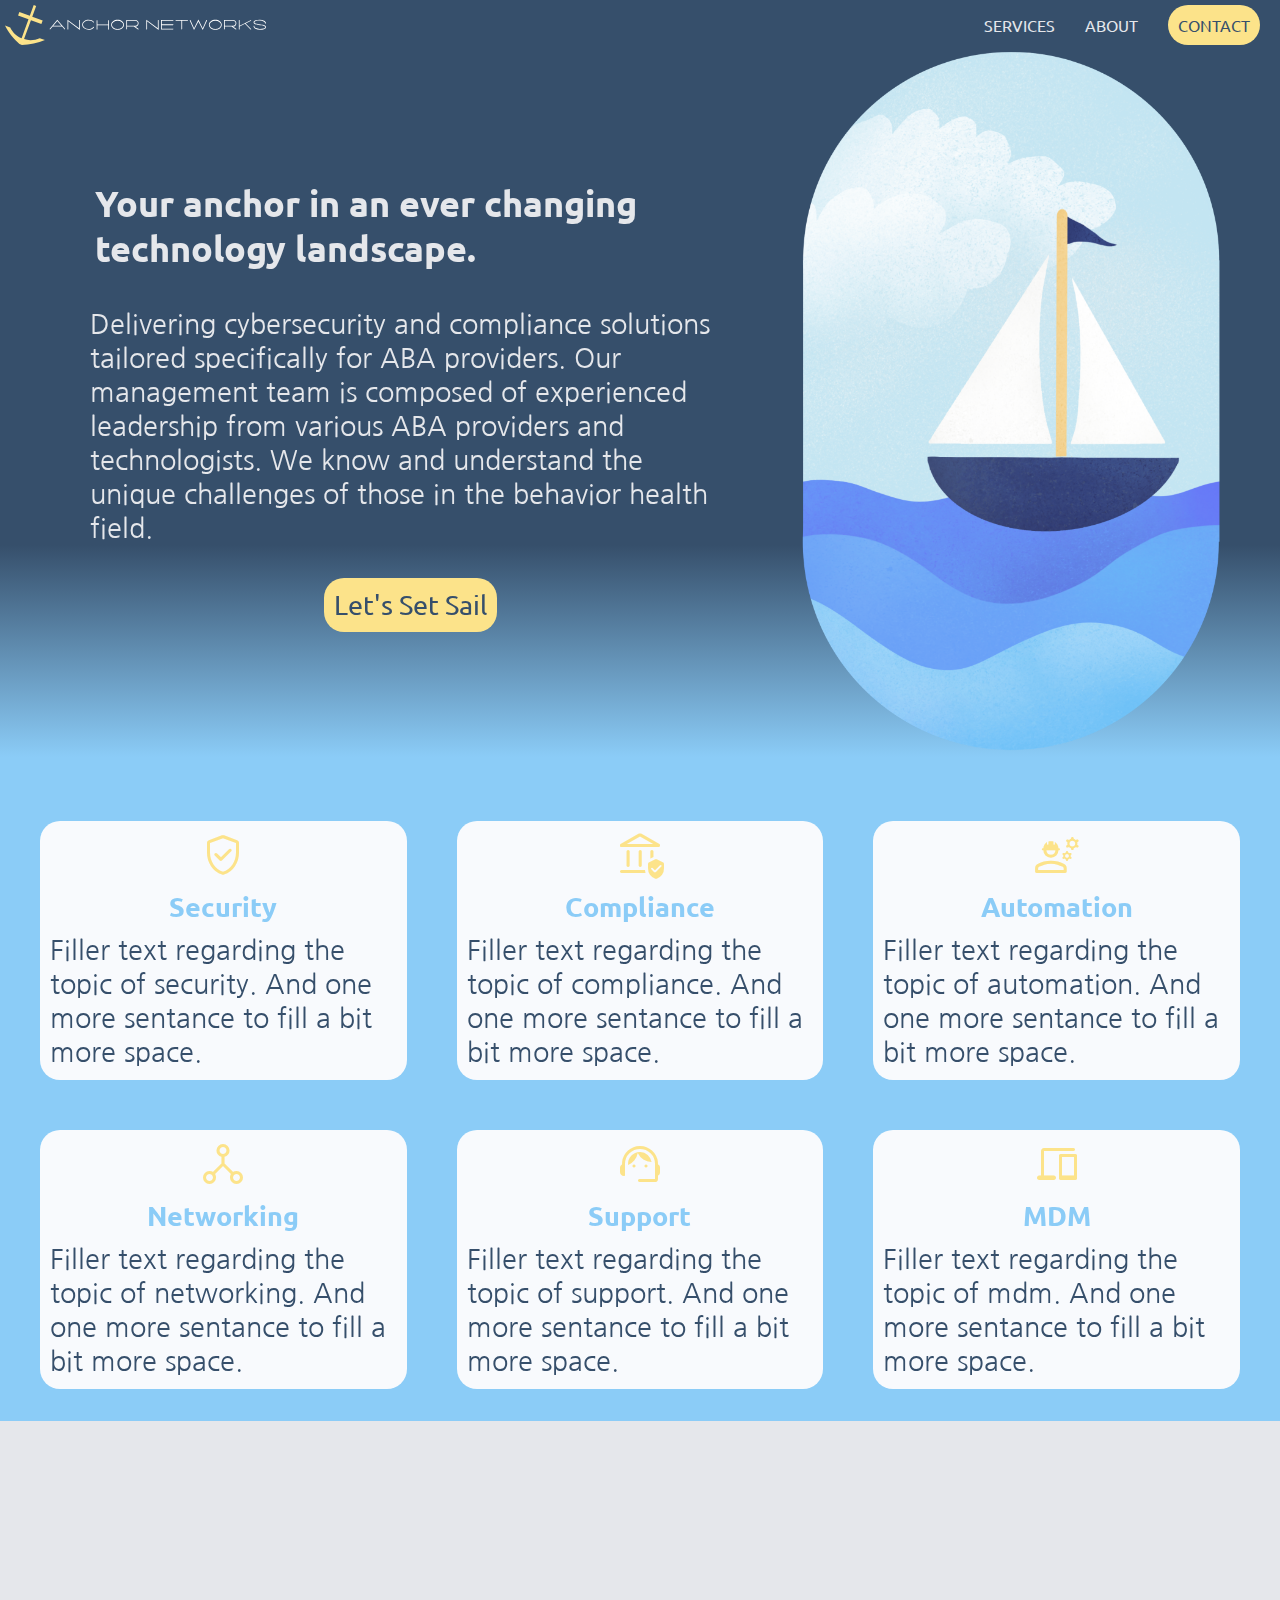
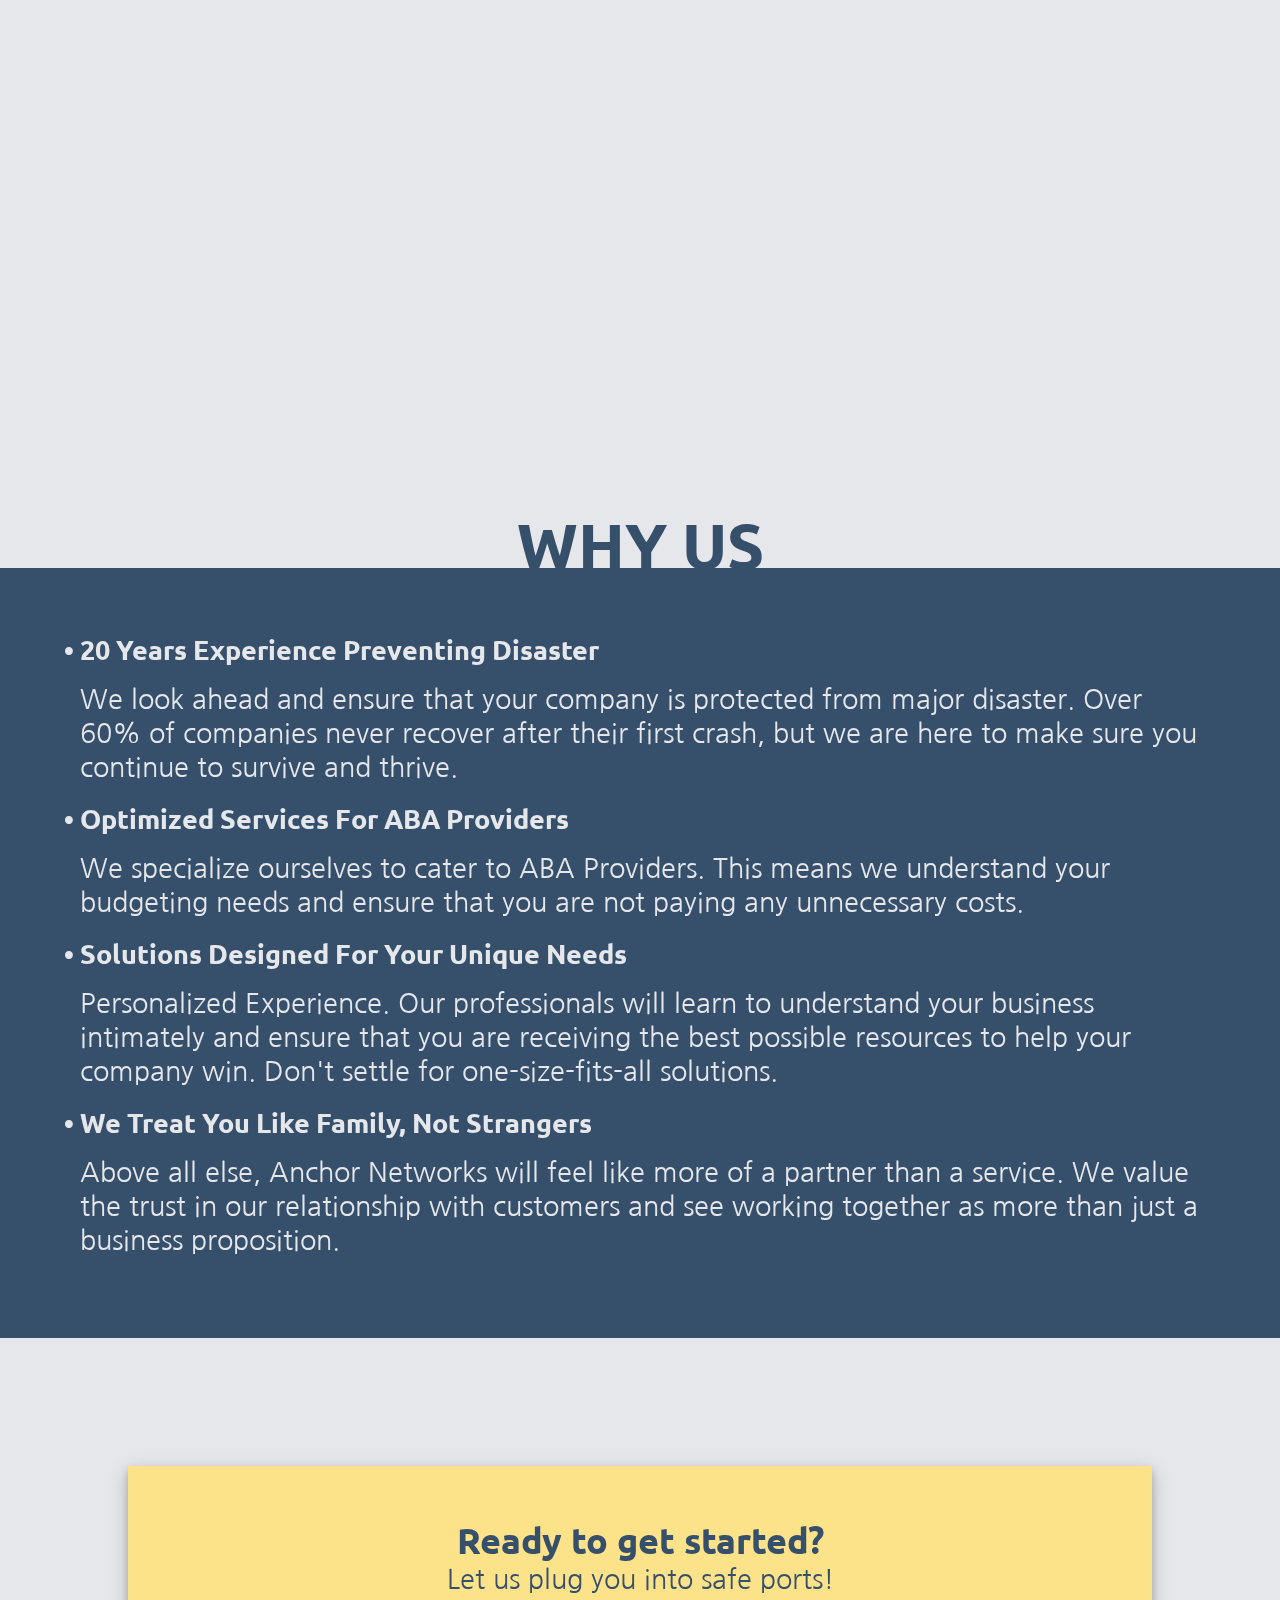
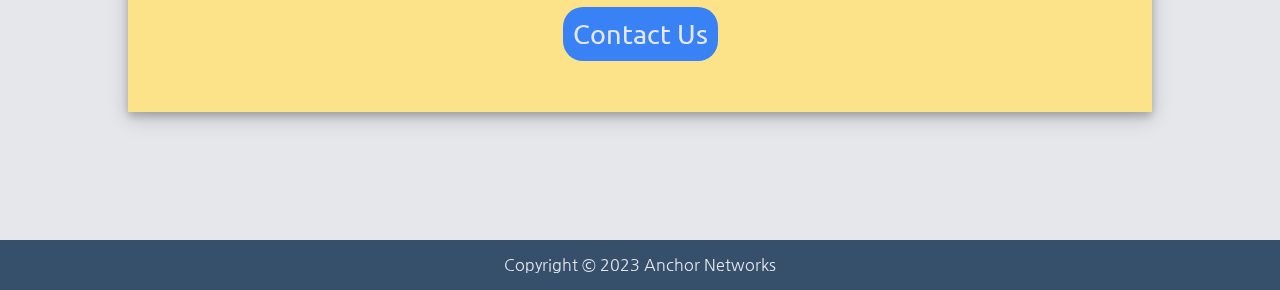
<file: index.html>
<!DOCTYPE html>
<html lang="en">
<head>
    <meta charset="UTF-8">
    <meta name="viewport" content="width=device-width, initial-scale=1.0">
    <!--Menu icon-->
    <link rel="stylesheet" href="https://fonts.googleapis.com/css2?family=Material+Symbols+Outlined:opsz,wght,FILL,GRAD@20..48,100..700,0..1,-50..200" />
    <!--Overview icons-->
    <link rel="stylesheet" href="https://fonts.googleapis.com/css2?family=Material+Symbols+Rounded:opsz,wght,FILL,GRAD@20..48,100..700,0..1,-50..200" />
    <!--Fonts-->
    <link rel="preconnect" href="https://fonts.googleapis.com">
    <link rel="preconnect" href="https://fonts.gstatic.com" crossorigin>
    <link href="https://fonts.googleapis.com/css2?family=Nanum+Gothic&family=Ubuntu:wght@300;400;700&display=swap" rel="stylesheet">
    <link href="styles/style.css" rel="stylesheet"/>
    <title>Anchor Networks</title>
</head>
<body>
    <nav>
        <div class="leftnav">
            <a href="index.html"><img class="logo" src="images/logo.svg" alt="Anchor Networks Logo"/></a>
        </div>
        
        <ul class="navlinks">
            <li id="servicesnav"><a href="services.html">services</a></li>
            <li id="aboutnav"><a href="about.html">about</a></li>
            <li><button id="contactnav"><a href="contact.html">contact</a></button></li>
        </ul>
        <div class="dropdown" tabindex="0">
            <input type="checkbox" id="dropdown"/>
            <label for="dropdown" class="dropdownbutton">
                <span class="material-symbols-outlined">menu</span>
            </label>
            <ul class="dropdowncontent">
                <li><a href="services.html">services</a></li>
                <li><a href="about.html">about</a></li>
                <li><a href="contact.html">contact</a></li>
            </ul>
        </div>
    </nav>
    <main>
        <!--Hero Section-->
        <section class="hero">
            <div class="splash">
                <div class="splashleft">
                    <h2>Your anchor in an ever changing technology landscape.</h2>
                    <p>Delivering cybersecurity and compliance solutions tailored
                    specifically for ABA providers. Our management team is composed
                    of experienced leadership from various ABA providers and technologists. 
                    We know and understand the unique challenges of those in the behavior health field.</p>
                    <button class="splashcontact"><a href="contact.html">Let's Set Sail</a></button>
                </div>
                <div class="splashimage">
                    <img class="boat" src="images/boat.png" alt="Sailboat Graphic"/>
                </div>
            </div>
        </section>
        <!--Overview Section-->
        <section class="overview">
            <div class="overviewcontainer">
                <div class="security">
                    <span class="material-symbols-rounded" id="overviewicons">verified_user</span>
                    <h3>Security</h3>
                    <p>Filler text regarding the topic of security. And one more sentance to fill a bit more space.</p>
                </div>
                <div class="compliance">
                    <span class="material-symbols-rounded" id="overviewicons">assured_workload</span>
                    <h3>Compliance</h3>
                    <p>Filler text regarding the topic of compliance. And one more sentance to fill a bit more space.</p>
                </div>
                <div class="automation">
                    <span class="material-symbols-rounded" id="overviewicons">engineering</span>
                    <h3>Automation</h3>
                    <p>Filler text regarding the topic of automation. And one more sentance to fill a bit more space.</p>
                </div>
                <div class="networking">
                    <span class="material-symbols-rounded" id="overviewicons">network_node</span>
                    <h3>Networking</h3>
                    <p>Filler text regarding the topic of networking. And one more sentance to fill a bit more space.</p>
                </div>
                <div class="support">
                    <span class="material-symbols-rounded" id="overviewicons">support_agent</span>
                    <h3>Support</h3>
                    <p>Filler text regarding the topic of support. And one more sentance to fill a bit more space.</p>
                </div>
                <div class="mdm">
                    <span class="material-symbols-rounded" id="overviewicons">devices</span>
                    <h3>MDM</h3>
                    <p>Filler text regarding the topic of mdm. And one more sentance to fill a bit more space.</p>
                </div>
            </div>
        </section>
        <!--Quote Section-->
        <section class="quote">
            <div class="quotecontainer">
                <img class="quoteimage" src="images/bird.png" alt="Bird on Anchor Networks Logo">
                <p>Designed to reduce your costs, increase your profits and mitigate your business risks, 
                we partner with you as your virtual CIO and IT department, allowing you to focus on running your business, not your technology.</p>
            </div>
        </section>
        <!--Why Us Section-->
        <section class="whyus">
            <h2 id="whyustitle">Why Us</h2>
            <div class="whyuscontainer">
                    <h3 class="whyussubtitle">• 20 Years Experience Preventing Disaster</h3>
                    <p class="whyustext">We look ahead and ensure that your company is protected from major disaster. Over 60% of 
                    companies never recover after their first crash, but we are here to make sure you continue to survive and thrive.</p>
                    <h3 class="whyussubtitle">• Optimized Services For ABA Providers</h3>
                    <p class="whyustext">We specialize ourselves to cater to ABA Providers. This means we understand your budgeting 
                    needs and ensure that you are not paying any unnecessary costs.</p>
                    <h3 class="whyussubtitle">• Solutions Designed For Your Unique Needs</h3>
                    <p class="whyustext">Personalized Experience. Our professionals will learn to understand your business
                     intimately and ensure that you are receiving the best possible resources to help your 
                     company win. Don't settle for one-size-fits-all solutions.</p>
                     <h3 class="whyussubtitle">• We Treat You Like Family, Not Strangers</h3>
                     <p class="whyustext">Above all else, Anchor Networks will feel like more of a partner than a service. 
                     We value the trust in our relationship with customers and see working together as more than just a business proposition.</p>
            </div>
        </section>
        <!--Action Section-->
        <section class="action">
            <div class="actioncontainer">
                <div class="actiontext">
                    <h3 class="actiontitle">Ready to get started?</h3>
                    <p>Let us plug you into safe ports!</p>
                </div>
                <button id="actionbutton"><a href="contact.html">Contact Us</a></button>
            </div>
        </section>
    </main>
    <!--Footer-->
    <footer>
        <p>Copyright © 2023 Anchor Networks</p>
    </footer>
</body>
</html>
</file>
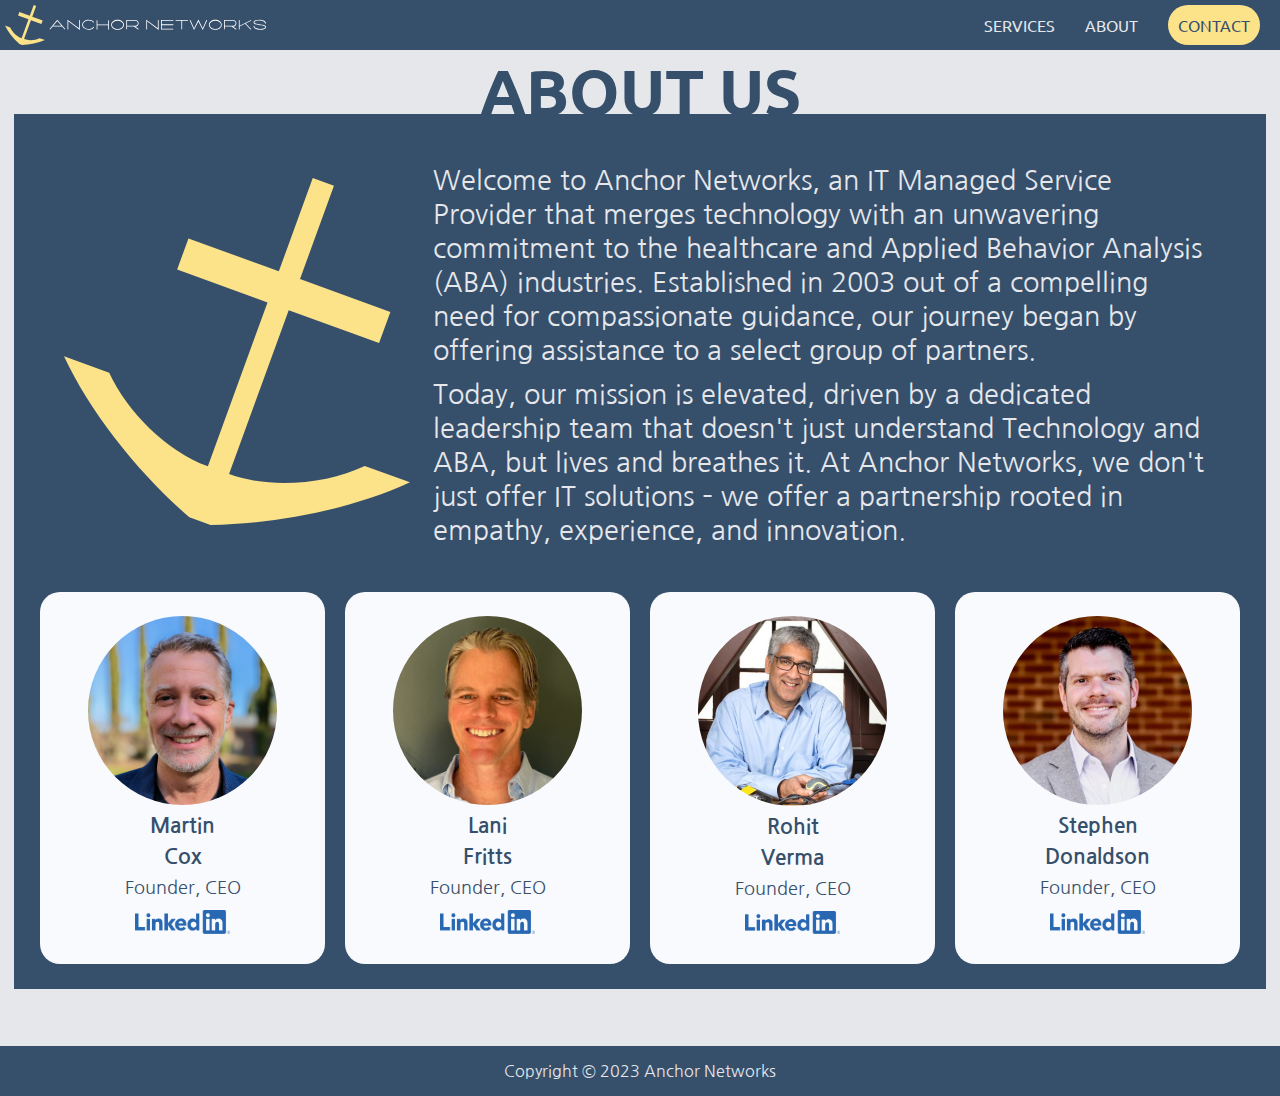
<file: about.html>
<!DOCTYPE html>
<html lang="en">
<head>
    <meta charset="UTF-8">
    <meta name="viewport" content="width=device-width, initial-scale=1.0">
    <!--Menu icon-->
    <link rel="stylesheet" href="https://fonts.googleapis.com/css2?family=Material+Symbols+Outlined:opsz,wght,FILL,GRAD@20..48,100..700,0..1,-50..200" />
    <!--Overview icons-->
    <link rel="stylesheet" href="https://fonts.googleapis.com/css2?family=Material+Symbols+Rounded:opsz,wght,FILL,GRAD@20..48,100..700,0..1,-50..200" />
    <!--Fonts-->
    <link rel="preconnect" href="https://fonts.googleapis.com">
    <link rel="preconnect" href="https://fonts.gstatic.com" crossorigin>
    <link href="https://fonts.googleapis.com/css2?family=Nanum+Gothic&family=Ubuntu:wght@300;400;700&display=swap" rel="stylesheet">
    <!--LinkedIn-->
    <script src="https://platform.linkedin.com/badges/js/profile.js" async defer type="text/javascript"></script>
    <link href="styles/style.css" rel="stylesheet"/>
    <title>Anchor Networks About</title>
</head>
<body>
    <nav>
        <div class="leftnav">
            <a href="index.html"><img class="logo" src="images/logo.svg" alt="Anchor Networks Logo"/></a>
        </div>
        
        <ul class="navlinks">
            <li id="servicesnav"><a href="services.html">services</a></li>
            <li id="aboutnav"><a href="about.html">about</a></li>
            <li><button id="contactnav"><a href="contact.html">contact</a></button></li>
        </ul>
        <div class="dropdown" tabindex="0">
            <input type="checkbox" id="dropdown"/>
            <label for="dropdown" class="dropdownbutton">
                <span class="material-symbols-outlined">menu</span>
            </label>
            <ul class="dropdowncontent">
                <li><a href="services.html">services</a></li>
                <li><a href="about.html">about</a></li>
                <li><a href="contact.html">contact</a></li>
            </ul>
        </div>
    </nav>
    <main>
        <section id="aboutan">
            <h2>About Us</h2>
            <div id="aboutancontainer">
                <div id="abouttop">
                    <div id="aboutanimage"><img id="anlogo" src="images/icon.svg" alt="Anchor Networks Logo"/></div>
                    <div id="aboutantext">
                        <p id="aboutpone">Welcome to Anchor Networks, an IT Managed Service Provider that merges  
                        technology with an unwavering commitment to the healthcare and Applied Behavior Analysis (ABA) industries. Established in 2003 
                        out of a compelling need for compassionate guidance, our journey began by offering assistance to a select group of partners.</p> 
                        <p>Today, our mission is elevated, driven by a dedicated leadership team that doesn't just understand Technology and ABA, but lives 
                        and breathes it. At Anchor Networks, we don't just offer IT solutions – we offer a partnership rooted in empathy, experience, and innovation.</p>
                    </div>
                </div>
                <div id="founders">
                    <div class="profile">
                        <img class="profilephoto" src="images/mc.jpeg" alt="Martin Cox Profile Photo"/>
                        <h3>Martin</h3>
                        <h3>Cox</h3>
                        <p>Founder, CEO</p>
                        <a href="https://www.linkedin.com/in/martycox/"><img class="profilelinkedin" src="images/LI-Logo.png" alt="LinkedIn Logo"/></a>
                    </div>
                    <div class="profile">
                        <img class="profilephoto" src="images/lf.jpeg" alt="Martin Cox Profile Photo"/>
                        <h3>Lani</h3>
                        <h3>Fritts</h3>
                        <p>Founder, CEO</p>
                        <a href="https://www.linkedin.com/in/martycox/"><img class="profilelinkedin" src="images/LI-Logo.png" alt="LinkedIn Logo"/></a>
                    </div>
                    <div class="profile">
                        <img class="profilephoto" src="images/rv.jpeg" alt="Martin Cox Profile Photo"/>
                        <h3>Rohit</h3>
                        <h3>Verma</h3>
                        <p>Founder, CEO</p>
                        <a href="https://www.linkedin.com/in/martycox/"><img class="profilelinkedin" src="images/LI-Logo.png" alt="LinkedIn Logo"/></a>
                    </div>
                    <div class="profile">
                        <img class="profilephoto" src="images/sd.jpeg" alt="Martin Cox Profile Photo"/>
                        <h3>Stephen</h3>
                        <h3>Donaldson</h3>
                        <p>Founder, CEO</p>
                        <a href="https://www.linkedin.com/in/martycox/"><img class="profilelinkedin" src="images/LI-Logo.png" alt="LinkedIn Logo"/></a>
                    </div>
                </div>
            </div>
        </section>
        
    </main>
    <!--Footer-->
    <footer>
            <p>Copyright © 2023 Anchor Networks</p>
    </footer>
</body>
</html>
</file>
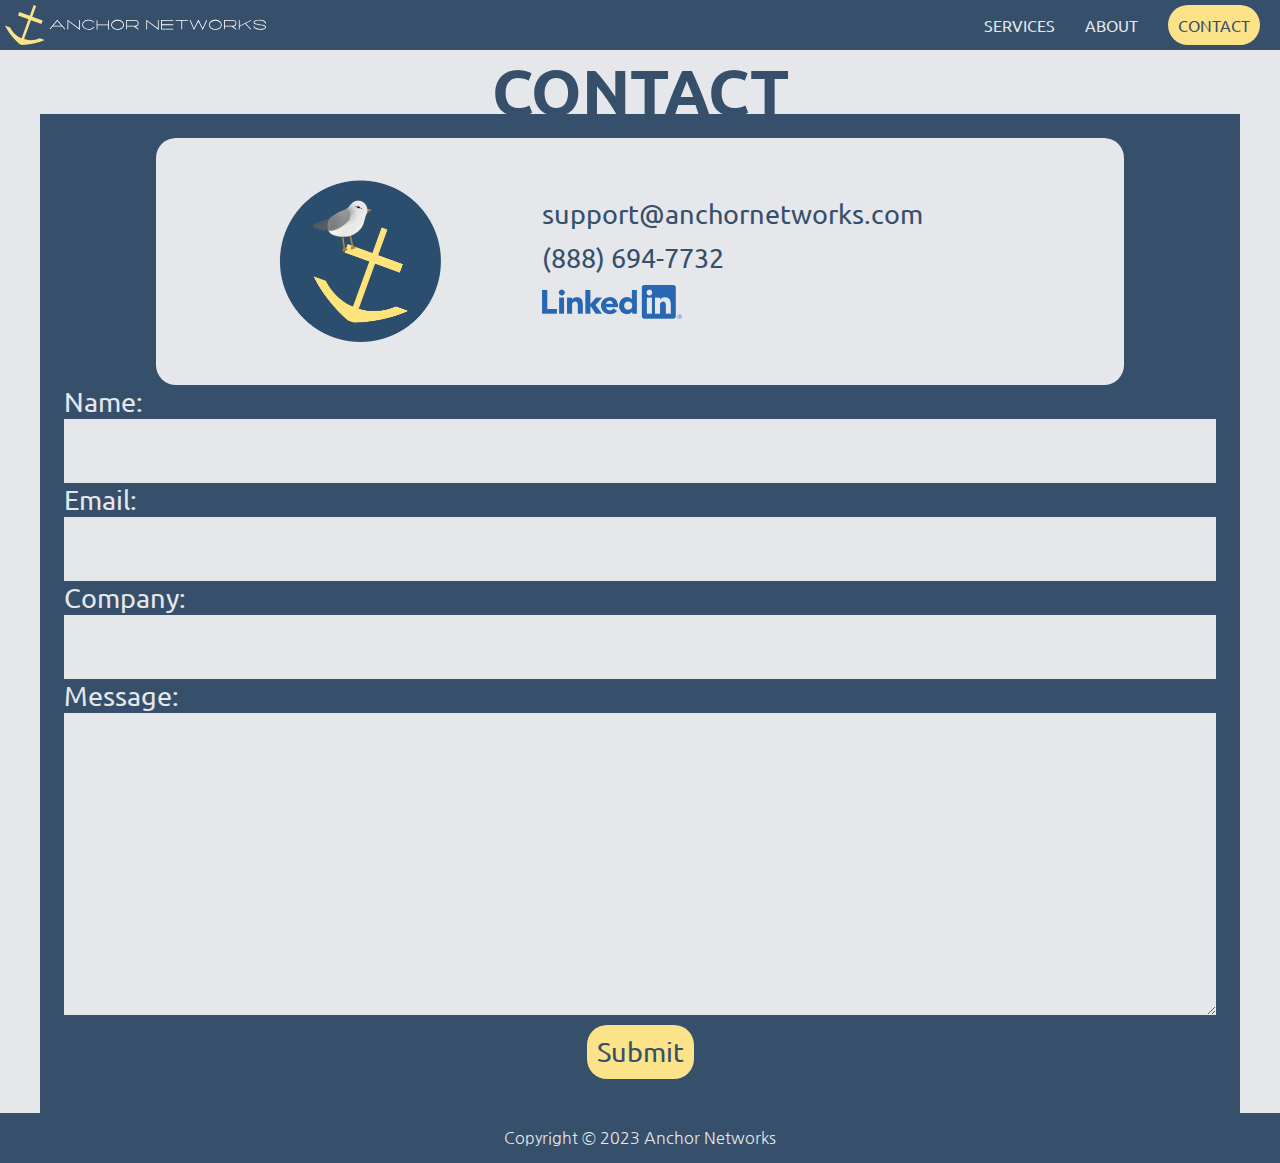
<file: contact.html>
<!DOCTYPE html>
<html lang="en">
<head>
    <meta charset="UTF-8">
    <meta name="viewport" content="width=device-width, initial-scale=1.0">
    <!--Menu icon-->
    <link rel="stylesheet" href="https://fonts.googleapis.com/css2?family=Material+Symbols+Outlined:opsz,wght,FILL,GRAD@20..48,100..700,0..1,-50..200" />
    <!--Overview icons-->
    <link rel="stylesheet" href="https://fonts.googleapis.com/css2?family=Material+Symbols+Rounded:opsz,wght,FILL,GRAD@20..48,100..700,0..1,-50..200" />
    <!--Fonts-->
    <link rel="preconnect" href="https://fonts.googleapis.com">
    <link rel="preconnect" href="https://fonts.gstatic.com" crossorigin>
    <link href="https://fonts.googleapis.com/css2?family=Nanum+Gothic&family=Ubuntu:wght@300;400;700&display=swap" rel="stylesheet">
    <link href="styles/style.css" rel="stylesheet"/>
    <title>Anchor Networks Contact</title>
</head>
<body>
    <nav>
        <div class="leftnav">
            <a href="index.html"><img class="logo" src="images/logo.svg" alt="Anchor Networks Logo"/></a>
        </div>
        
        <ul class="navlinks">
            <li id="servicesnav"><a href="services.html">services</a></li>
            <li id="aboutnav"><a href="about.html">about</a></li>
            <li><button id="contactnav"><a href="contact.html">contact</a></button></li>
        </ul>
        <div class="dropdown" tabindex="0">
            <input type="checkbox" id="dropdown"/>
            <label for="dropdown" class="dropdownbutton">
                <span class="material-symbols-outlined">menu</span>
            </label>
            <ul class="dropdowncontent">
                <li><a href="services.html">services</a></li>
                <li><a href="about.html">about</a></li>
                <li><a href="contact.html">contact</a></li>
            </ul>
        </div>
    </nav>
    <main>
        <section id="contactform">
            <h2>Contact</h2>
            <div id="contactcontainer">
                <div id="directcontact">
                    <div id="directimagediv"><img id="directimage" src="images/bird.png" alt="Anchor Networks Logo with Bird" /></div>
                    <div id="directright">
                        <p>support@anchornetworks.com</p>
                        <p>(888) 694-7732</p>
                        <a href="https://www.linkedin.com/company/anchornetworks"><img class="profilelinkedin" src="images/LI-Logo.png" alt="LinkedIn Logo"/></a>
                    </div>
                </div>
                <form id="form">
                    <label for="name">
                      Name:
                      <input type="text" name="name" id="name" required />
                    </label>
                    <label for="email">
                      Email:
                      <input type="text" name="email" id="email" required />
                    </label>
                    <label for="company">
                      Company:
                      <input type="text" name="company" id="company" required />
                    </label>
                    <label for="message">
                      Message:
                      <textarea name="message" id="message" rows="8" required></textarea>
                    </label>
                    <button type="submit" id="contactbutton">Submit</button>
                  </form>
            </div>
        </section>
    </main>
    <!--Footer-->
    <footer>
            <p>Copyright © 2023 Anchor Networks</p>
    </footer>
    <script src="scripts/script.js"></script>
</body>
</html>
</file>
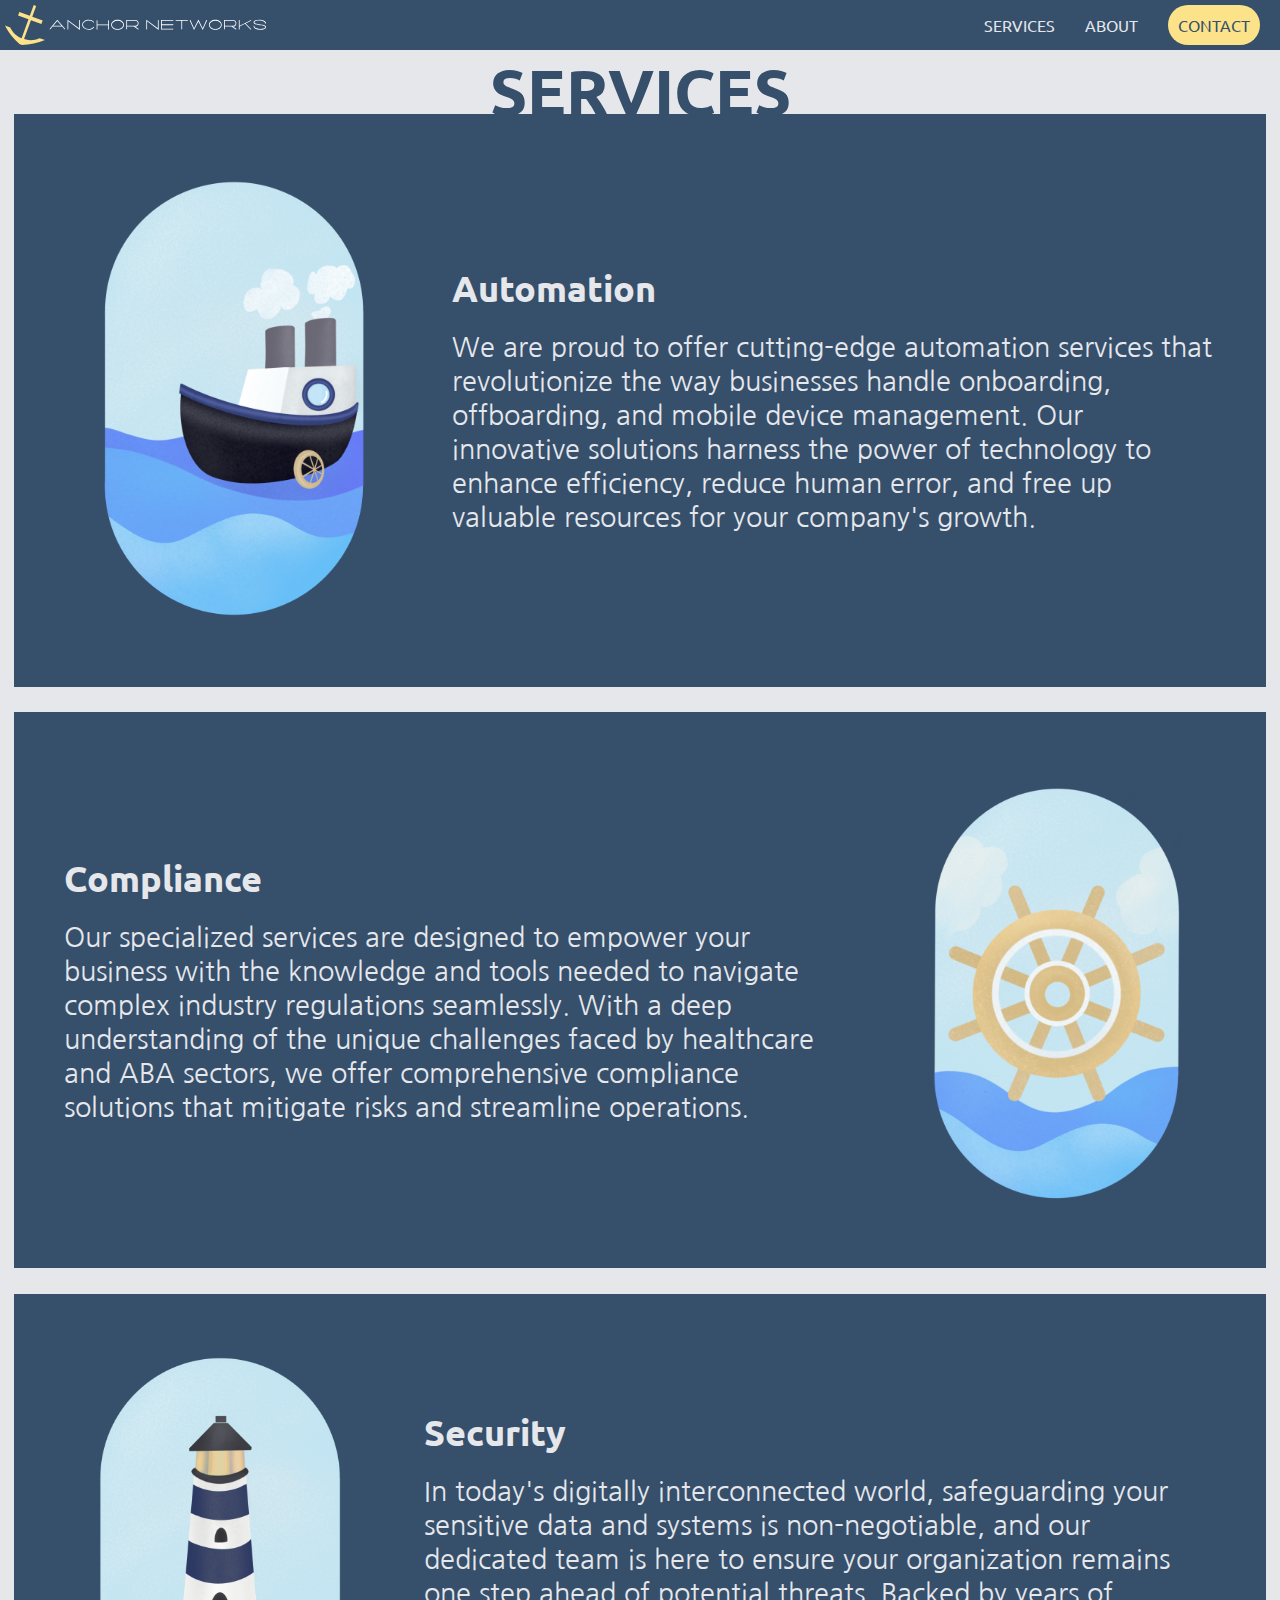
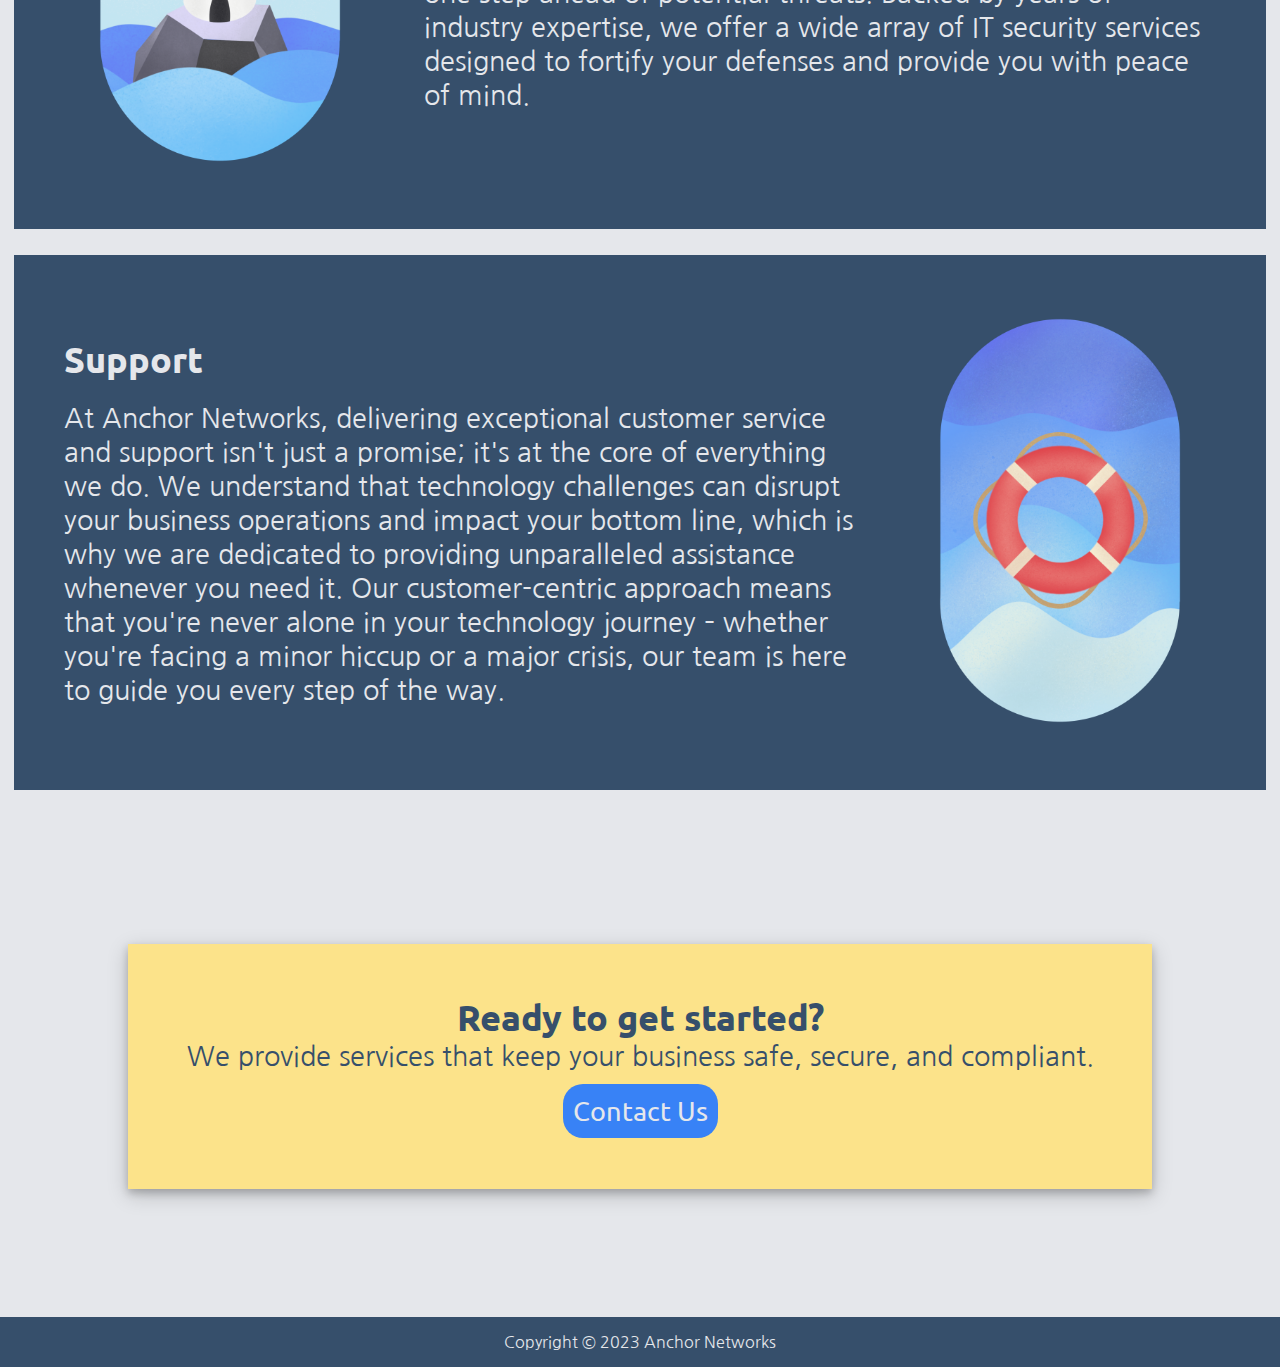
<file: services.html>
<!DOCTYPE html>
<html lang="en">
<head>
    <meta charset="UTF-8">
    <meta name="viewport" content="width=device-width, initial-scale=1.0">
    <!--Menu icon-->
    <link rel="stylesheet" href="https://fonts.googleapis.com/css2?family=Material+Symbols+Outlined:opsz,wght,FILL,GRAD@20..48,100..700,0..1,-50..200" />
    <!--Overview icons-->
    <link rel="stylesheet" href="https://fonts.googleapis.com/css2?family=Material+Symbols+Rounded:opsz,wght,FILL,GRAD@20..48,100..700,0..1,-50..200" />
    <!--Fonts-->
    <link rel="preconnect" href="https://fonts.googleapis.com">
    <link rel="preconnect" href="https://fonts.gstatic.com" crossorigin>
    <link href="https://fonts.googleapis.com/css2?family=Nanum+Gothic&family=Ubuntu:wght@300;400;700&display=swap" rel="stylesheet">
    <link href="styles/style.css" rel="stylesheet"/>
    <title>Anchor Networks Services</title>
</head>
<body>
    <nav>
        <div class="leftnav">
            <a href="index.html"><img class="logo" src="images/logo.svg" alt="Anchor Networks Logo"/></a>
        </div>
        
        <ul class="navlinks">
            <li id="servicesnav"><a href="services.html">services</a></li>
            <li id="aboutnav"><a href="about.html">about</a></li>
            <li><button id="contactnav"><a href="contact.html">contact</a></button></li>
        </ul>
        <div class="dropdown" tabindex="0">
            <input type="checkbox" id="dropdown"/>
            <label for="dropdown" class="dropdownbutton">
                <span class="material-symbols-outlined">menu</span>
            </label>
            <ul class="dropdowncontent">
                <li><a href="services.html">services</a></li>
                <li><a href="about.html">about</a></li>
                <li><a href="contact.html">contact</a></li>
            </ul>
        </div>
    </nav>
    <main>
        <section id="servicespage">
            <div id="servicespagecontainer">
                <h2 id="servicestitle">Services</h2>
                <div class="servicespageitem layoutleft" id="servicesautomation">
                    <div class="servicesimagecontainer"><img class="servicesimage" src="images/steam.png" alt="Steamboat Graphic"/></div>
                    <article class="servicestext">
                        <h3>Automation</h3>
                        <p>We are proud to offer cutting-edge automation services that revolutionize the way businesses handle onboarding, 
                            offboarding, and mobile device management. Our innovative solutions harness the power of technology to enhance efficiency, 
                            reduce human error, and free up valuable resources for your company's growth.</p>
                    </article>
                </div>
                <div class="servicespageitem layoutright" id="servicescompliance">
                    <article class="servicestext">
                        <h3>Compliance</h3>
                        <p>Our specialized services are designed to empower your business with the knowledge and tools needed to navigate complex industry regulations seamlessly. 
                            With a deep understanding of the unique challenges faced by healthcare and ABA sectors, we offer comprehensive compliance solutions that mitigate risks and streamline operations.</p>
                    </article>
                    <div class="servicesimagecontainer"><img class="servicesimage" src="images/helm.png" alt="Helm Graphic"/></div>
                </div>
                <div class="servicespageitem layoutleft" id="servicessecurity">
                    <div class="servicesimagecontainer"><img class="servicesimage" src="images/lh.png" alt="Lighthouse Graphic"/></div>
                    <article class="servicestext">
                        <h3>Security</h3>
                        <p>In today's digitally interconnected world, safeguarding your sensitive data and systems is non-negotiable, and our dedicated team is here to ensure your 
                            organization remains one step ahead of potential threats. Backed by years of industry expertise, we offer a wide array of IT security services designed to fortify your defenses and provide you with peace of mind.</p>
                    </article>
                </div>
                <div class="servicespageitem layoutright" id="servicessupport">
                    <article class="servicestext">
                        <h3>Support</h3>
                        <p>At Anchor Networks, delivering exceptional customer service and support isn't just a promise; it's at the core of everything we do. 
                            We understand that technology challenges can disrupt your business operations and impact your bottom line, which is why we are dedicated 
                            to providing unparalleled assistance whenever you need it. Our customer-centric approach means that you're never alone in your technology 
                            journey – whether you're facing a minor hiccup or a major crisis, our team is here to guide you every step of the way.</p>
                        </article>
                    <div class="servicesimagecontainer"><img class="servicesimage" src="images/lp.png" alt="Life Preserver Graphic"/></div>
                </div>
            </div>
        </section>
        <!--Action Section-->
        <section class="action">
            <div class="actioncontainer">
                <div class="actiontext">
                    <h3 class="actiontitle">Ready to get started?</h3>
                    <p>We provide services that keep your business safe, secure, and compliant.</p>
                </div>
                <button id="actionbutton"><a href="contact.html">Contact Us</a></button>
            </div>
        </section>
    </main>
    <!--Footer-->
    <footer>
        <p>Copyright © 2023 Anchor Networks</p>
    </footer>
</body>
</html>
</file>
<file: styles/style.css>
* {
    margin: 0;
    padding: 0;
}
body {
    background-color:#E5E7EB;
}
/* NAVBAR */
nav {
    display: flex;
    max-height: 50px;
    width: auto;
    justify-content: space-between;
    background-color:#364F6B;
    position: sticky;
    top: 0;
}
    .leftnav {
        display: flex;
        justify-content: flex-start;
        margin: 5px;

    }
        .logo {
            height: 100%;
            max-width: 100%;
        }
    .navlinks {
        display: flex;
        align-items: center;
        justify-content: space-around;
        margin: 5px;

        /* remove the dots */
        list-style-type: none;
    }
        li {
            margin: 15px;
            font-family: 'Ubuntu', sans-serif;
            text-transform: uppercase;
            
            color:#E5E7EB;
        }
            #contactnav {
                background-color: #FCE38A;
                color: #364F6B;
                border: none;
                font-size: inherit;
                font-family: inherit;
                text-transform: uppercase;
                padding: 10px;
                border-radius: 20px;
            }
                #contactnav:hover {
                    /* hover animation */
                    background-color:#3882F6;
                    color: #E5E7EB;
                }
        #servicesnav:hover, #aboutnav:hover {
            /* hover animation */
            text-decoration: underline;
            text-underline-offset: 3px;
        }
        a, a:hover, a:visited, a:active{
            /* remove the default lines and color for links */
            text-decoration: none;
            color: inherit;
        }
    /* menu icon */    
    .material-symbols-outlined {
        display: none;
        align-self: center;
        margin: 13px;
        color:#FCE38A;
        font-variation-settings:
        'FILL' 0,
        'wght' 400,
        'GRAD' 0,
        'opsz' 48
    }
        /* dropdown */
        .dropdowncontent {
            list-style: none;
            position: absolute;
            background-color:#364F6B;
            visibility: hidden;
            right: 0;
            width: 100%;
        }
        .dropdowncontent li:hover {
            text-decoration: underline;
            text-underline-offset: 3px;
        }
        .dropdowncontent li a {
            display: block;
            text-decoration: none;
            text-align: center;
            margin: 30px;
            color: #E5E7EB;
        }
        input[type="checkbox"] {
            opacity: 0;
            position: absolute;
        }
        input[type="checkbox"]:checked ~ .dropdowncontent {
            visibility: visible;
        }
    /* switch menu trigger */
    @media (max-width:800px){
        .material-symbols-outlined {
            display: inline-block;
        }
        .navlinks {
            display: none;
        }
    }
/* set property for gradient percentage */
@property --p {
    syntax: '<percentage>';
    inherits: false;
    initial-value: 70%;
}
/* HERO PANEL */
.hero {
    background-image: linear-gradient(#364F6B var(--p),#8BCCF7);
    --p:70%;
    transition:--p 1s;
    animation:p 5s linear infinite alternate;
}
        @keyframes p{
            from {
            --p:70%;
            }
            to {
            --p:80%;
            }
        }
    .splash {
        height: auto;
        max-width: 1200px;
        display: flex;
        align-items: center;
        margin: auto;
        animation: fadein 5s;
    }
        /* enable flex-wrap */
        @media (max-width:1000px){
            .splash {
                flex-wrap: wrap;
            }
            .layoutleft {
                flex-wrap: wrap;
            }
            .layoutright {
                flex-wrap: wrap-reverse;
            }
            #abouttop {
                flex-wrap: wrap;
            }
            #directcontact {
                flex-wrap: wrap;
            }
            #directright {
                text-align: center;
            }
        }
        /* fade-in animation */
        @keyframes fadein {
            0% { opacity: 0; }
            100% { opacity: 1; }
        }
        .splashleft {
            display: flex;
            flex-direction: column;
            padding: 32px;
            max-width: 641px;
            margin: auto;
        }
            .splashleft h2 {
                font-family:'Ubuntu', sans-serif;
                color: #E5E7EB;
                font-size: 4vh;
                padding: 5px;
            }
            .splashleft p {
                font-family:'Nanum Gothic', sans-serif;
                font-size: 3vh;
                color: #E5E7EB;
                padding-top: 32px;
                padding-bottom: 32px;
            }
            .splashcontact {
                background-color: #FCE38A;
                color: #364F6B;
                font-family:'Ubuntu', sans-serif;
                font-size: 3vh;
                max-width: fit-content;
                padding: 10px;
                border: none;
                border-radius: 20px;
                align-self: center;
            }
                .splashcontact:hover {
                    /* hover animation */
                    background-color:#3882F6;
                    color: #E5E7EB;
                }
        .splashimage {
            max-width: 422px;
            margin: auto;
        }
        .boat {
            height: auto;
            max-width: 100%;
        }
/* OVERVIEW */
.overview {
    background-color:#8BCCF7;
    padding-top: 32px;
}
.overviewcontainer {
    height: auto;
    max-width: 1200px;
    margin: auto;
    padding: 32px;
    display: grid;
    grid-template-columns: repeat(auto-fill, minmax(280px, 1fr));
    gap: 50px;
}
.security, .compliance, .mdm, .networking, .support, .automation {
    background-color: #f8fafd;
    display: flex;
    flex-direction: column;
    flex-wrap: wrap;
    align-items: center;
    padding: 10px;
    border-radius: 20px;
}
#overviewicons {
    color:#FCE38A;
}
.material-symbols-rounded {
    font-size: 48px;
    font-variation-settings:
        'FILL' 0,
        'wght' 400,
        'GRAD' 0,
        'opsz' 48
}
.overviewcontainer h3 {
    color: #8BCCF7;
    font-family: 'Ubuntu', sans-serif;
    font-size: 3vh;
    padding: 10px;
}
.overviewcontainer p {
    color: #364F6B;
    font-family:'Nanum Gothic', sans-serif;
    font-size: 3vh;
}
/* remove padding if below 300px width */
@media (max-width:300px) {
    .overviewcontainer {
        padding: 0;
    }
}
/* QUOTE */
.quote {
    max-width: 1200px;
    margin: auto;
    position: sticky;
    bottom: 20%;
    z-index: -1;
}
    .quotecontainer {
        background-color: #f8fafd;
        color: #364F6B;
        font-family: 'Ubuntu', sans-serif;
        font-size: 3vh;
        display: flex;
        flex-direction: column;
        align-items: center;
        padding: 2%;
        margin: auto;
        margin-top: 5%;
        margin-bottom: 5%;
        max-width: 70%;
        box-shadow: 0 4px 8px 0 rgba(0, 0, 0, 0.2), 0 6px 20px 0 rgba(0, 0, 0, 0.19);
    }
    .quoteimage {
        height: auto;
        width: 45%;
    }
/* WHYUS */
#whyustitle {
    font-family:'Ubuntu', sans-serif;
    color: #364F6B;
    text-align: center;
    font-size: 4rem;
    text-transform: uppercase;
    margin-bottom: -17px;
}
.whyuscontainer {
    height: auto;
    max-width: 1200px;
    font-family:'Ubuntu', sans-serif;
    background-color: #364F6B;
    color: #E5E7EB;
    display: flex;
    flex-wrap: wrap;
    margin: auto;
    padding: 5%;
}
.whyussubtitle {
    font-size: 3vh;
}
.whyuscontainer p {
    font-family:'Nanum Gothic', sans-serif;
    font-size: 3vh;
    padding: 1rem;
}
/* ACTION */
.action {
    padding: 10%;
    max-width: 1200px;
    margin: auto;
        }
    .actioncontainer {
        background-color: #FCE38A;
        color:#364F6B;
        height: auto;
        
        display: flex;
        flex-direction: column;
        text-align: center;
        padding: 5%;
        
        gap: 10px;
        box-shadow: 0 4px 8px 0 rgba(0, 0, 0, 0.2), 0 6px 20px 0 rgba(0, 0, 0, 0.19);
    }
        .actiontitle {
            font-family:'Ubuntu', sans-serif;
            font-size: 4vh;
        }
        .actioncontainer p {
            font-family:'Nanum Gothic', sans-serif;
            font-size: 3vh;
        }
        #actionbutton {
            background-color:#3882F6;
            color: #E5E7EB;
                font-family:'Ubuntu', sans-serif;
                font-size: 3vh;
                max-width: fit-content;
                padding: 10px;
                border: none;
                border-radius: 20px;
                align-self: center;
            }
                #actionbutton:hover {
                    /* hover animation */
                    background-color:#364F6B;
                    color: #E5E7EB;
                }
/* FOOTER */
footer {
    bottom: 0;
    left: 0;
    right: 0;
    height: 50px;
    display: flex;
    align-items: center;
    justify-content: center;
    background-color: #364F6B;
    color:#E5E7EB;
    font-family:'Nanum Gothic', sans-serif;
}
/* SERVICES PAGE */
#servicespagecontainer {
    background-color: #E5E7EB;
    height: auto;
    margin: auto;
}
.servicespageitem {
    background-color: #364F6B;
    color: #E5E7EB;
    max-width: 1200px;
    margin: auto;
    display: flex;
    margin-bottom: 2%;
    padding: 2%;

}
#servicestitle {
    font-family:'Ubuntu', sans-serif;
    color: #364F6B;
    text-align: center;
    font-size: 4rem;
    text-transform: uppercase;
    margin-bottom: -17px;
}
@media (max-width:305px) {
    #servicestitle {
        display: none;
    }
}
.servicespageitem h3 {
    font-family:'Ubuntu', sans-serif;
    font-size: 4vh;
}
.servicesimagecontainer {
    max-width: 422px;
    min-width: 30%;
    margin: auto;
}
.servicesimage {
    height: auto;
    max-width: 100%;
}
.servicestext {
    display: flex;
    justify-content: center;
    flex-direction: column;
    gap: 20px;
    padding: 2%;
    animation: fadein 5s;
}
.servicestext p {
    font-family:'Nanum Gothic', sans-serif;
    font-size: 3vh;
}
/* ABOUT */
#aboutan {
    background-color:#E5E7EB;
    margin: auto;
    height: auto;
}
#aboutan h2 {
    font-family:'Ubuntu', sans-serif;
    color: #364F6B;
    text-align: center;
    font-size: 4rem;
    text-transform: uppercase;
    margin-bottom: -17px;
}
#aboutancontainer {
    background-color:#364F6B;
    color: #E5E7EB;
    font-family:'Nanum Gothic', sans-serif;
    font-size: 3vh;
    max-width: 1200px;
    margin: auto;
    margin-bottom: 56.5px;
    display: flex;
    flex-direction: column;
    padding: 2%;
    gap: 20px;
}
#abouttop {
    display: flex;
    padding: 2%;
    gap: 2%;
    animation: fadein 5s;
}
#aboutanimage {
    max-width: 260px;
    min-width: 30%;
    margin: auto;
}
#aboutantext {
    display: flex;
    flex-direction: column;
    align-items: center;
    gap: 5%;
}
#aboutpone {
    margin-bottom: 10px;
}
#anlogo {
    height: auto;
    max-width: 100%;
}
#founders {
    display: flex;
    gap: 20px;
}
@media (max-width:935px) {
    #founders {
        flex-wrap: wrap;
    }
}
.profile {
    background-color: #f8fafd;
    border-radius: 20px;
    color: #364F6B;
    font-size: 2vh;
    text-align: center;
    display: grid;
    margin: auto;
    height: auto;
    padding: 2%;
    width:250px;
    gap: 10px;
}
.profilephoto {
    height: auto;
    margin: auto;
    width: 80%;
    border-radius: 200px;
}
.profilelinkedin {
    margin: auto;
    height: auto;
    width: 40%;
}
/* CONTACT */
#contactform {
    max-width: 1200px;
    margin: auto;
}
#contactform h2 {
    font-family:'Ubuntu', sans-serif;
    color: #364F6B;
    text-align: center;
    font-size: 4rem;
    text-transform: uppercase;
    margin-bottom: -17px;
}
#contactcontainer {
    background-color: #364F6B;
    padding: 2%;
}
#directcontact {
    display: flex;
    height: auto;
    max-width: 80%;
    align-items: center;
    margin: auto;
    background-color: #E5E7EB;
    border-radius: 20px;
    padding: 2%;
}
#directimagediv {
    display: flex;
    justify-content: center;
    padding: 2%;
}
#directimage {
    height: auto;
    max-width: 50%;
}
#directright {
    color:#364F6B;
    font-family: 'Ubuntu', sans-serif;
    font-size: 3vh;
    display: flex;
    flex-direction: column;
    gap: 10px;
}
#directright img {
    width: 25%;
}
#form {
    display: flex;
    flex-direction: column;
}
label {
    display: flex;
    flex-direction: column;
    font-family: 'Ubuntu', sans-serif;
    color: #E5E7EB;
    font-size: 3vh;
}
input, textarea {
  padding: 15px;
  border: none;
  font-family: 'Nanum Gothic', sans-serif;
  font-size: 3vh;
  background-color: #E5E7EB;
}
#contactbutton {
    background-color: #FCE38A;
    color: #364F6B;
    font-family:'Ubuntu', sans-serif;
    font-size: 3vh;
    max-width: fit-content;
    padding: 10px;
    border: none;
    border-radius: 20px;
    align-self: center;
    margin: 10px;
}
#contactbutton:hover {
    background-color:#3882F6;
    color: #E5E7EB;
}
@media (max-width:450px) {
    #contactform h2 {
        display: none;
    }
    #directright {
        font-size: 15px;
    }
}
</file>
